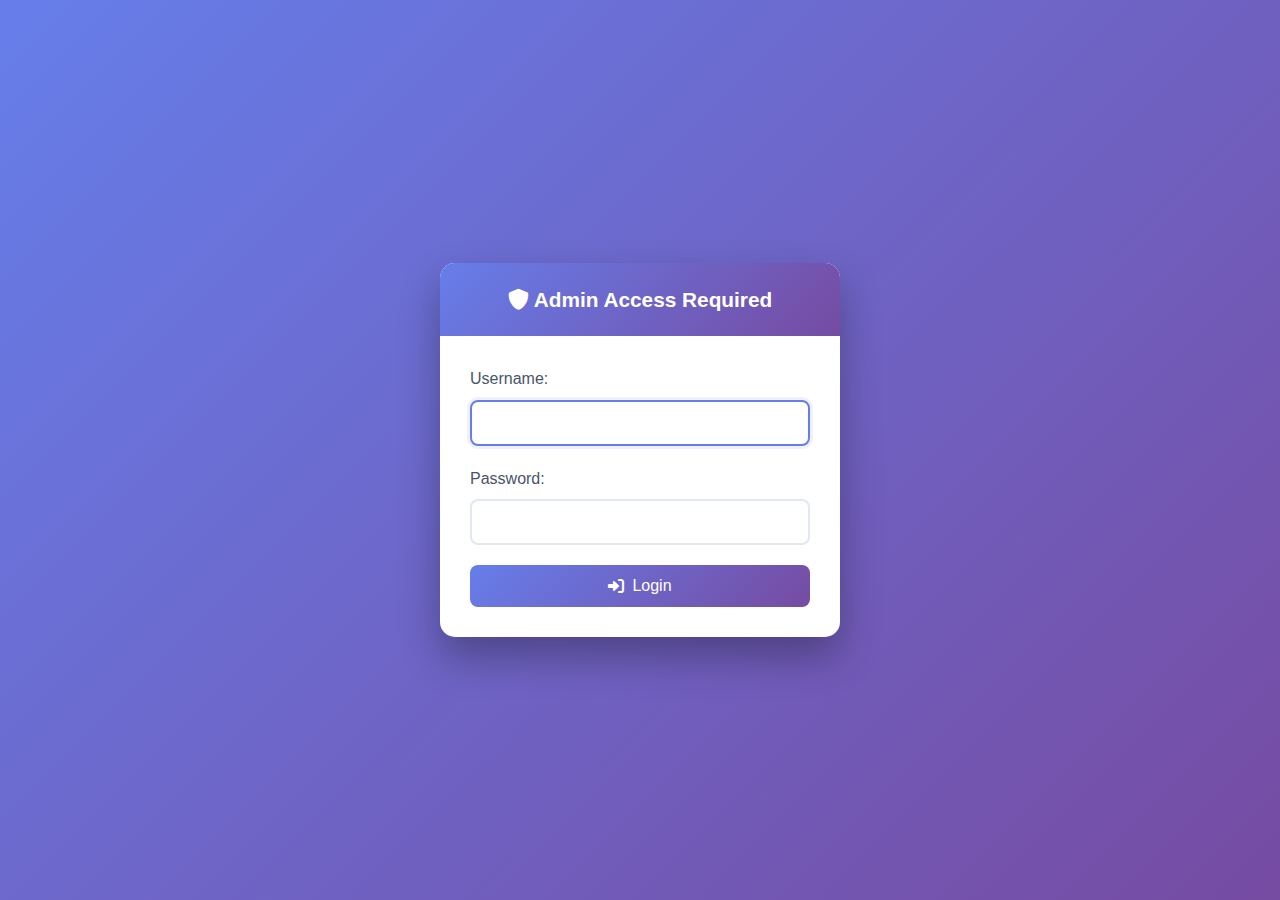
<file: static/admin.html>
<!DOCTYPE html>
<html lang="en">

<head>
    <meta charset="UTF-8">
    <meta name="viewport" content="width=device-width, initial-scale=1.0">
    <title>Admin Portal - Graph-Enhanced Agentic RAG</title>
    <link rel="stylesheet" href="/static/styles.css">
    <link href="https://cdnjs.cloudflare.com/ajax/libs/font-awesome/6.0.0/css/all.min.css" rel="stylesheet">
    <style>
        .admin-nav {
            background: rgba(255, 255, 255, 0.95);
            backdrop-filter: blur(10px);
            border-radius: 15px;
            padding: 20px;
            margin-bottom: 20px;
            display: flex;
            gap: 15px;
            flex-wrap: wrap;
        }

        .nav-btn {
            padding: 10px 20px;
            background: linear-gradient(135deg, #667eea 0%, #764ba2 100%);
            color: white;
            border: none;
            border-radius: 25px;
            cursor: pointer;
            transition: all 0.3s ease;
            display: flex;
            align-items: center;
            gap: 8px;
        }

        .nav-btn:hover {
            transform: translateY(-2px);
            box-shadow: 0 4px 12px rgba(102, 126, 234, 0.3);
        }

        .nav-btn.active {
            background: linear-gradient(135deg, #48bb78 0%, #38a169 100%);
        }

        /* Admin Login Modal */
        .admin-login-overlay {
            position: fixed;
            top: 0;
            left: 0;
            width: 100%;
            height: 100%;
            background: linear-gradient(135deg, #667eea 0%, #764ba2 100%);
            display: flex;
            justify-content: center;
            align-items: center;
            z-index: 9999;
        }

        .admin-login-modal {
            background: white;
            border-radius: 15px;
            padding: 0;
            max-width: 400px;
            width: 90%;
            box-shadow: 0 20px 40px rgba(0, 0, 0, 0.3);
            animation: loginSlideIn 0.3s ease;
        }

        @keyframes loginSlideIn {
            from {
                opacity: 0;
                transform: translateY(-20px);
            }
            to {
                opacity: 1;
                transform: translateY(0);
            }
        }

        .admin-login-header {
            background: linear-gradient(135deg, #667eea 0%, #764ba2 100%);
            color: white;
            padding: 20px;
            border-radius: 15px 15px 0 0;
            text-align: center;
        }

        .admin-login-header h2 {
            margin: 0;
            font-size: 1.3rem;
        }

        .admin-login-body {
            padding: 30px;
        }

        .login-field {
            margin-bottom: 20px;
        }

        .login-field label {
            display: block;
            margin-bottom: 8px;
            color: #4a5568;
            font-weight: 500;
        }

        .login-field input {
            width: 100%;
            padding: 12px 15px;
            border: 2px solid #e2e8f0;
            border-radius: 8px;
            font-size: 1rem;
            transition: border-color 0.3s ease;
        }

        .login-field input:focus {
            outline: none;
            border-color: #667eea;
            box-shadow: 0 0 0 3px rgba(102, 126, 234, 0.1);
        }

        .login-error {
            background: #fff5f5;
            border: 1px solid #fed7d7;
            color: #c53030;
            padding: 12px;
            border-radius: 8px;
            margin-bottom: 20px;
            display: flex;
            align-items: center;
            gap: 8px;
        }

        .login-btn {
            width: 100%;
            padding: 12px;
            background: linear-gradient(135deg, #667eea 0%, #764ba2 100%);
            color: white;
            border: none;
            border-radius: 8px;
            font-size: 1rem;
            font-weight: 500;
            cursor: pointer;
            transition: all 0.3s ease;
            display: flex;
            align-items: center;
            justify-content: center;
            gap: 8px;
        }

        .login-btn:hover {
            transform: translateY(-2px);
            box-shadow: 0 4px 12px rgba(102, 126, 234, 0.3);
        }

        /* Logout Button */
        .logout-btn {
            padding: 10px 20px;
            background: linear-gradient(135deg, #f56565 0%, #e53e3e 100%);
            color: white;
            border: none;
            border-radius: 25px;
            cursor: pointer;
            transition: all 0.3s ease;
            display: flex;
            align-items: center;
            gap: 8px;
            font-size: 0.9rem;
        }

        .logout-btn:hover {
            transform: translateY(-2px);
            box-shadow: 0 4px 12px rgba(245, 101, 101, 0.3);
        }

        .admin-section {
            background: rgba(255, 255, 255, 0.95);
            backdrop-filter: blur(10px);
            border-radius: 15px;
            padding: 30px;
            margin-bottom: 20px;
            box-shadow: 0 8px 32px rgba(0, 0, 0, 0.1);
            display: none;
        }

        .admin-section.active {
            display: block;
        }

        .stats-grid {
            display: grid;
            grid-template-columns: repeat(auto-fit, minmax(200px, 1fr));
            gap: 20px;
            margin-bottom: 30px;
        }

        .stat-card {
            background: #f7fafc;
            padding: 20px;
            border-radius: 10px;
            text-align: center;
            border-left: 4px solid #667eea;
        }

        .stat-value {
            font-size: 2rem;
            font-weight: bold;
            color: #2d3748;
        }

        .stat-label {
            color: #718096;
            font-size: 0.9rem;
            margin-top: 5px;
        }

        .action-buttons {
            display: flex;
            gap: 15px;
            flex-wrap: wrap;
            margin: 20px 0;
        }

        .danger-btn {
            background: linear-gradient(135deg, #f56565 0%, #e53e3e 100%);
            color: white;
            border: none;
            padding: 10px 20px;
            border-radius: 25px;
            cursor: pointer;
            transition: all 0.3s ease;
            display: flex;
            align-items: center;
            gap: 8px;
        }

        .danger-btn:hover {
            transform: translateY(-2px);
            box-shadow: 0 4px 12px rgba(245, 101, 101, 0.3);
        }

        .documents-table {
            width: 100%;
            border-collapse: collapse;
            margin-top: 20px;
        }

        .documents-table th,
        .documents-table td {
            padding: 12px;
            text-align: left;
            border-bottom: 1px solid #e2e8f0;
        }

        .documents-table th {
            background: #f7fafc;
            font-weight: 600;
            color: #4a5568;
        }

        .documents-table tr:hover {
            background: #f7fafc;
        }

        .delete-doc-btn {
            background: #f56565;
            color: white;
            border: none;
            padding: 5px 10px;
            border-radius: 15px;
            cursor: pointer;
            font-size: 0.8rem;
        }

        .delete-doc-btn:hover {
            background: #e53e3e;
        }
    </style>
</head>

<body>
    <!-- Admin Login Modal -->
    <div id="adminLoginModal" class="admin-login-overlay">
        <div class="admin-login-modal">
            <div class="admin-login-header">
                <h2><i class="fas fa-shield-alt"></i> Admin Access Required</h2>
            </div>
            <div class="admin-login-body">
                <form id="adminLoginForm">
                    <div class="login-field">
                        <label for="adminUsername">Username:</label>
                        <input type="text" id="adminUsername" required autocomplete="username">
                    </div>
                    <div class="login-field">
                        <label for="adminPassword">Password:</label>
                        <input type="password" id="adminPassword" required autocomplete="current-password">
                    </div>
                    <div class="login-error" id="loginError" style="display: none;">
                        <i class="fas fa-exclamation-triangle"></i>
                        <span>Invalid username or password</span>
                    </div>
                    <button type="submit" class="login-btn">
                        <i class="fas fa-sign-in-alt"></i> Login
                    </button>
                </form>
            </div>
        </div>
    </div>

    <div class="container" id="adminContent" style="display: none;"></div>
        <!-- Header -->
        <header class="header">
            <div class="header-content">
                <h1><i class="fas fa-cogs"></i> Admin Portal</h1>
                <p>System administration and database management</p>
            </div>
            <div class="header-actions">
                <button onclick="logout()" class="logout-btn" title="Logout">
                    <i class="fas fa-sign-out-alt"></i> Logout
                </button>
                <div class="access-note" id="accessNote" style="display: none;">
                    <i class="fas fa-info-circle"></i>
                    <span>For full functionality, access via: <strong>http://localhost:8000/admin</strong></span>
                </div>
            </div>
            <div class="system-status" id="systemStatus">
                <span class="status-indicator" id="statusIndicator"></span>
                <span id="statusText">Checking system...</span>
            </div>
        </header>

        <!-- Navigation -->
        <nav class="admin-nav">
            <button class="nav-btn active" onclick="showSection('dashboard')">
                <i class="fas fa-database"></i> Database Management
            </button>
            <a href="/static/index.html" class="nav-btn">
                <i class="fas fa-arrow-left"></i> Back to Main
            </a>
        </nav>

        <!-- Dashboard Section -->
        <section id="dashboard" class="admin-section active">
            <h2><i class="fas fa-database"></i> Database Management</h2>

            <!-- Database Selection -->
            <div class="database-selection">
                <div class="db-card" onclick="showDatabase('neo4j')">
                    <div class="db-icon">
                        <i class="fas fa-project-diagram"></i>
                    </div>
                    <div class="db-info">
                        <h3>Neo4j Graph Database</h3>
                        <p>Documents, entities, and relationships</p>
                        <div class="db-stats" id="neo4j-stats">
                            <span>Loading...</span>
                        </div>
                    </div>
                </div>

                <div class="db-card" onclick="showDatabase('pinecone')">
                    <div class="db-icon">
                        <i class="fas fa-vector-square"></i>
                    </div>
                    <div class="db-info">
                        <h3>Pinecone Vector Database</h3>
                        <p>Document embeddings and chunks</p>
                        <div class="db-stats" id="pinecone-stats">
                            <span>Loading...</span>
                        </div>
                    </div>
                </div>
            </div>

            <!-- Database Details -->
            <div id="database-details" class="database-details" style="display: none;">
                <div class="details-header">
                    <h3 id="details-title">Database Details</h3>
                    <button class="nav-btn" onclick="hideDetails()">
                        <i class="fas fa-arrow-left"></i> Back
                    </button>
                </div>

                <div id="details-content">
                    <!-- Content will be loaded here -->
                </div>

                <div class="danger-zone">
                    <h4><i class="fas fa-exclamation-triangle"></i> Danger Zone</h4>
                    <p>Clearing the database will permanently delete all data. This action cannot be undone.</p>
                    <button class="danger-btn" id="clear-database-btn" onclick="confirmClearDatabase()">
                        <i class="fas fa-trash"></i> Clear Database
                    </button>
                </div>
            </div>
        </section>



        <!-- Loading Overlay -->
        <div class="loading-overlay" id="loadingOverlay" style="display: none;">
            <div class="loading-content">
                <div class="spinner"></div>
                <p id="loadingText">Processing...</p>
            </div>
        </div>

        <!-- Error Toast -->
        <div class="error-toast" id="errorToast" style="display: none;">
            <i class="fas fa-exclamation-triangle"></i>
            <span id="errorMessage"></span>
            <button onclick="hideError()" class="close-btn">&times;</button>
        </div>

        <!-- Success Toast -->
        <div class="success-toast" id="successToast" style="display: none;">
            <i class="fas fa-check-circle"></i>
            <span id="successMessage"></span>
            <button onclick="hideSuccess()" class="close-btn">&times;</button>
        </div>
    </div>

    <script src="/static/admin.js"></script>
</body>

</html>
</file>
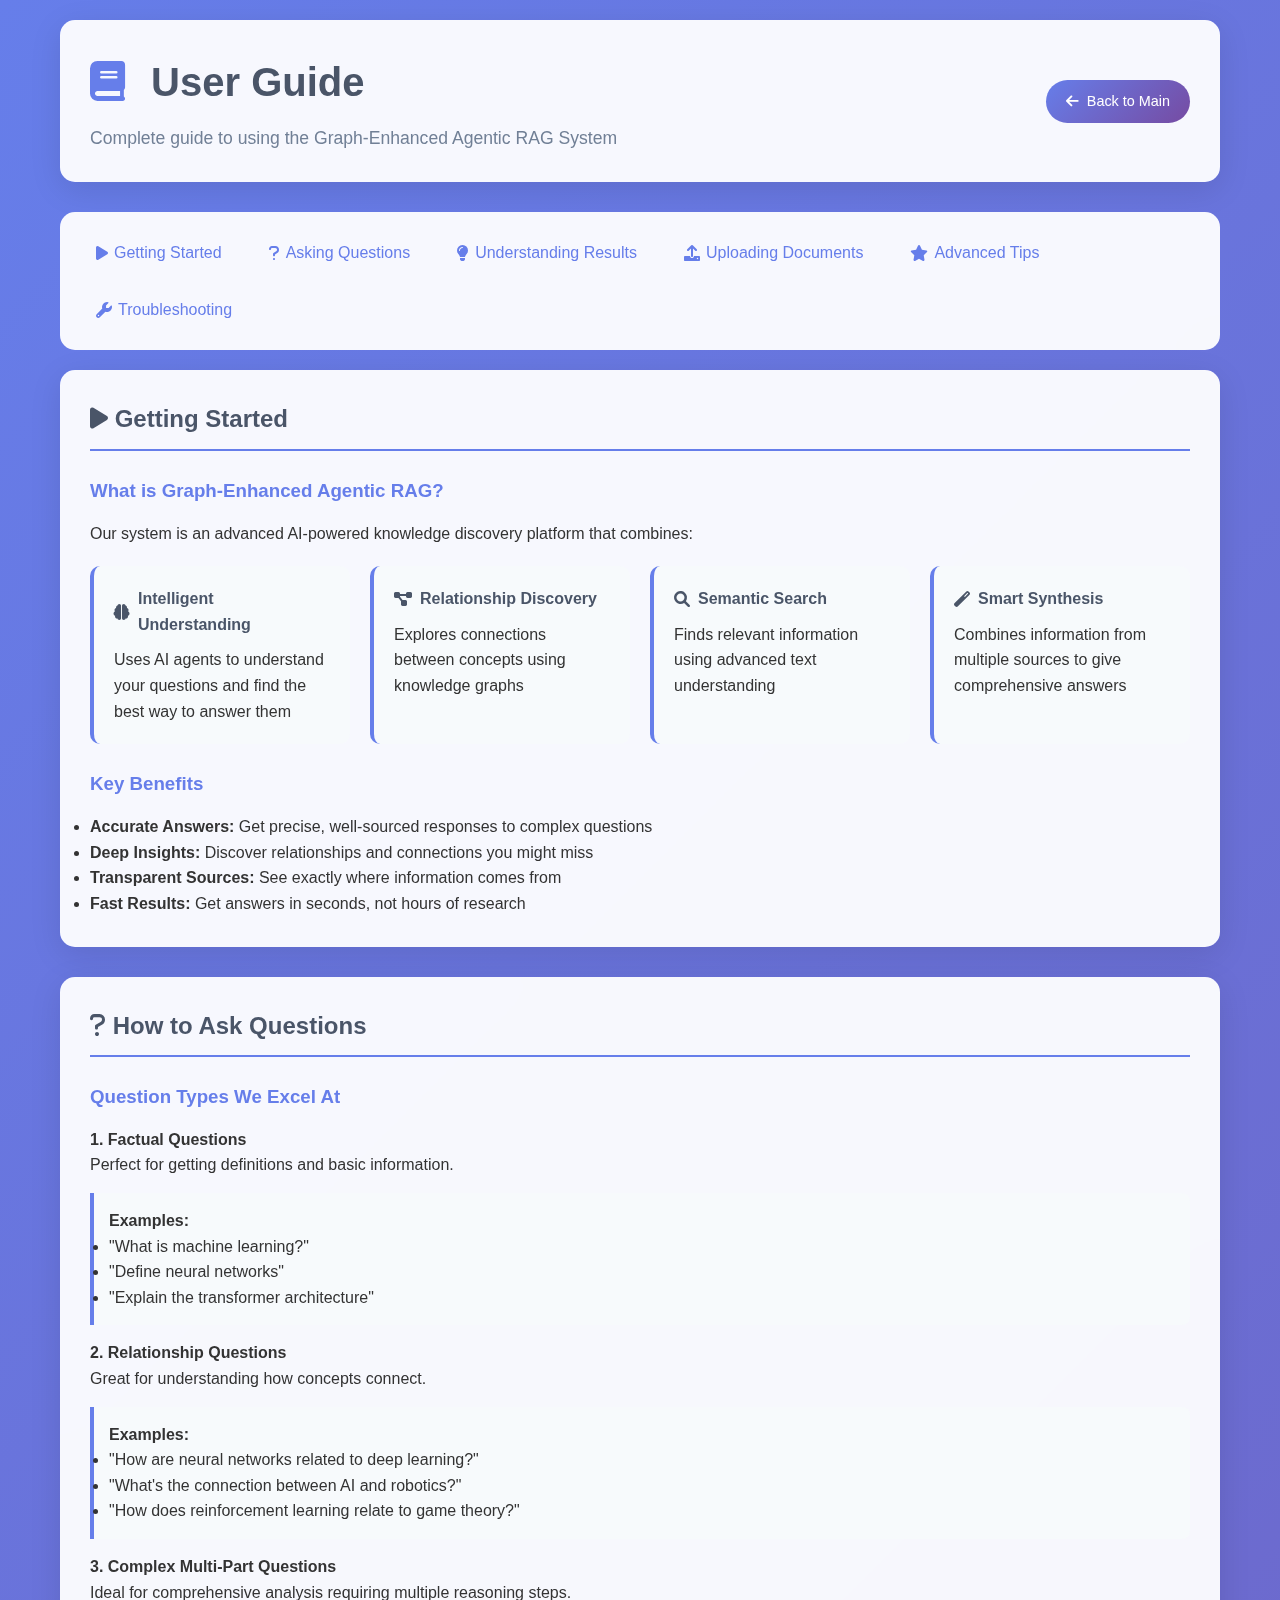
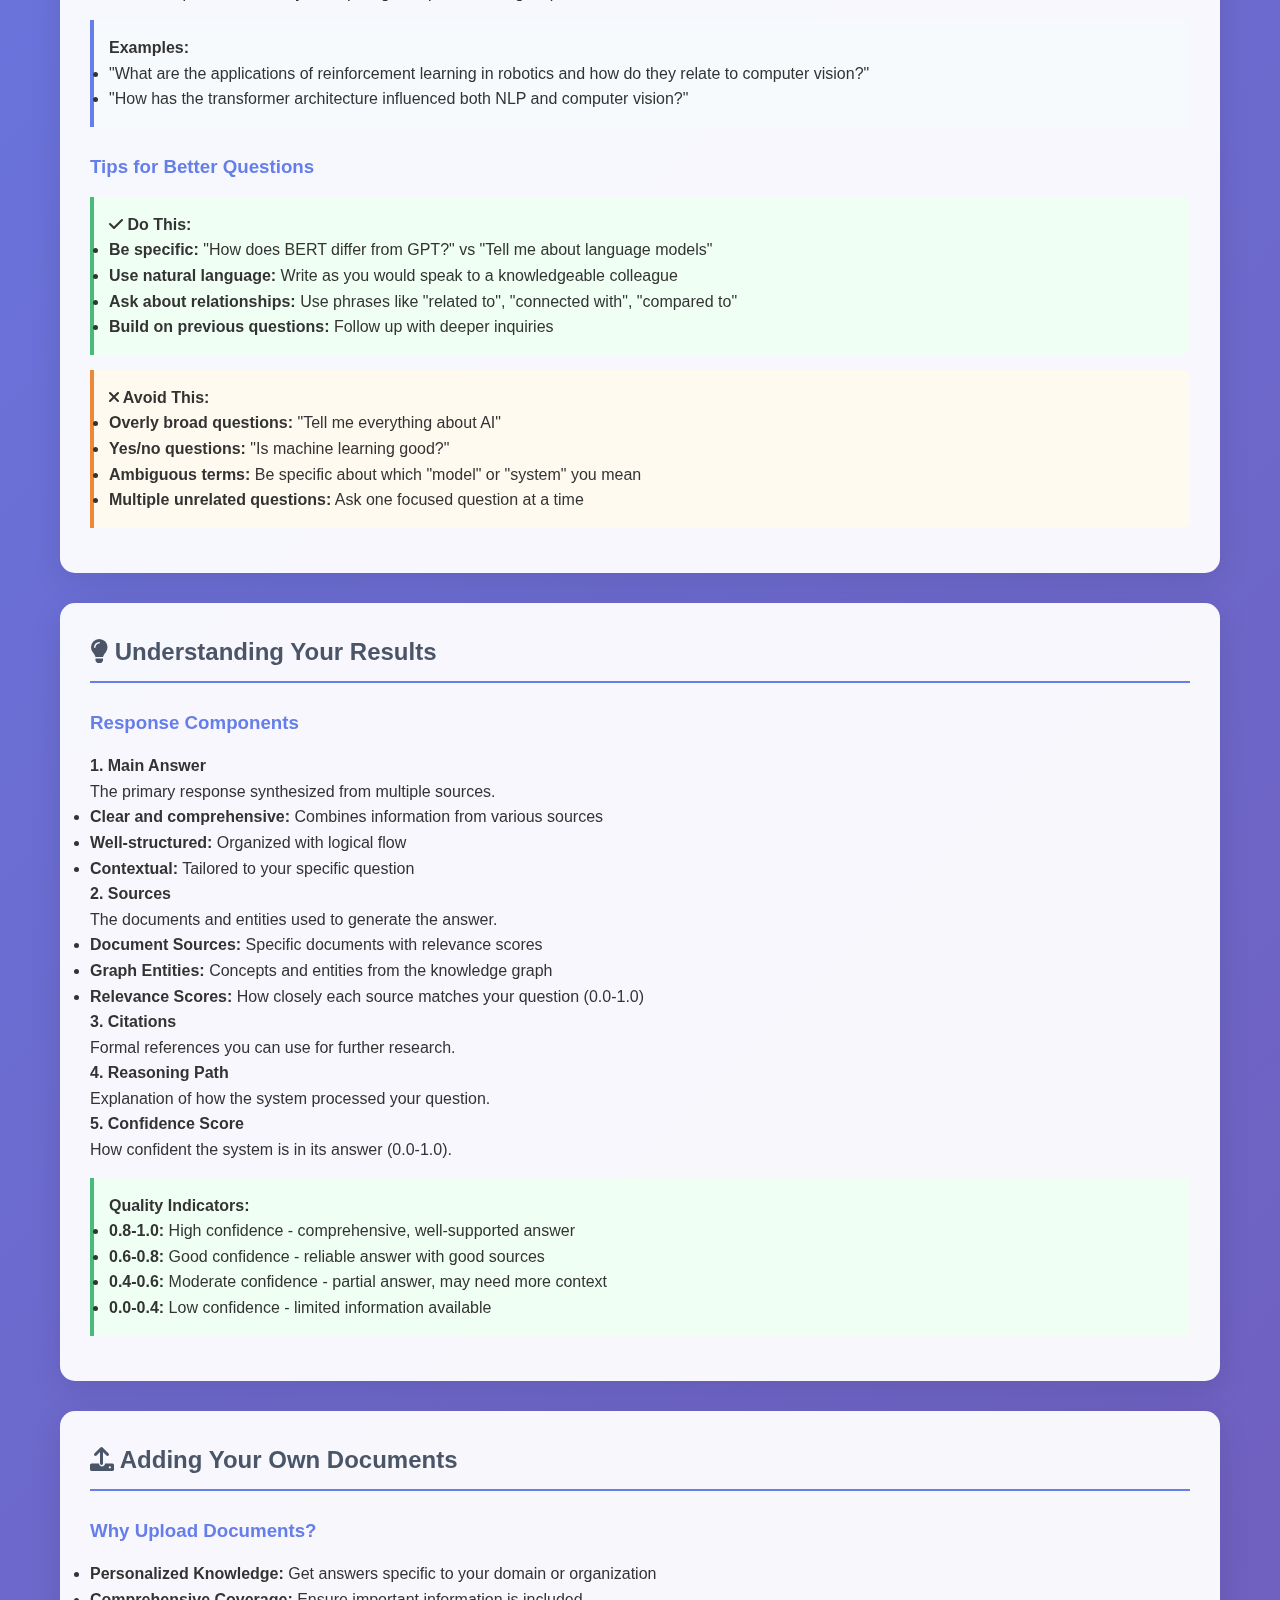
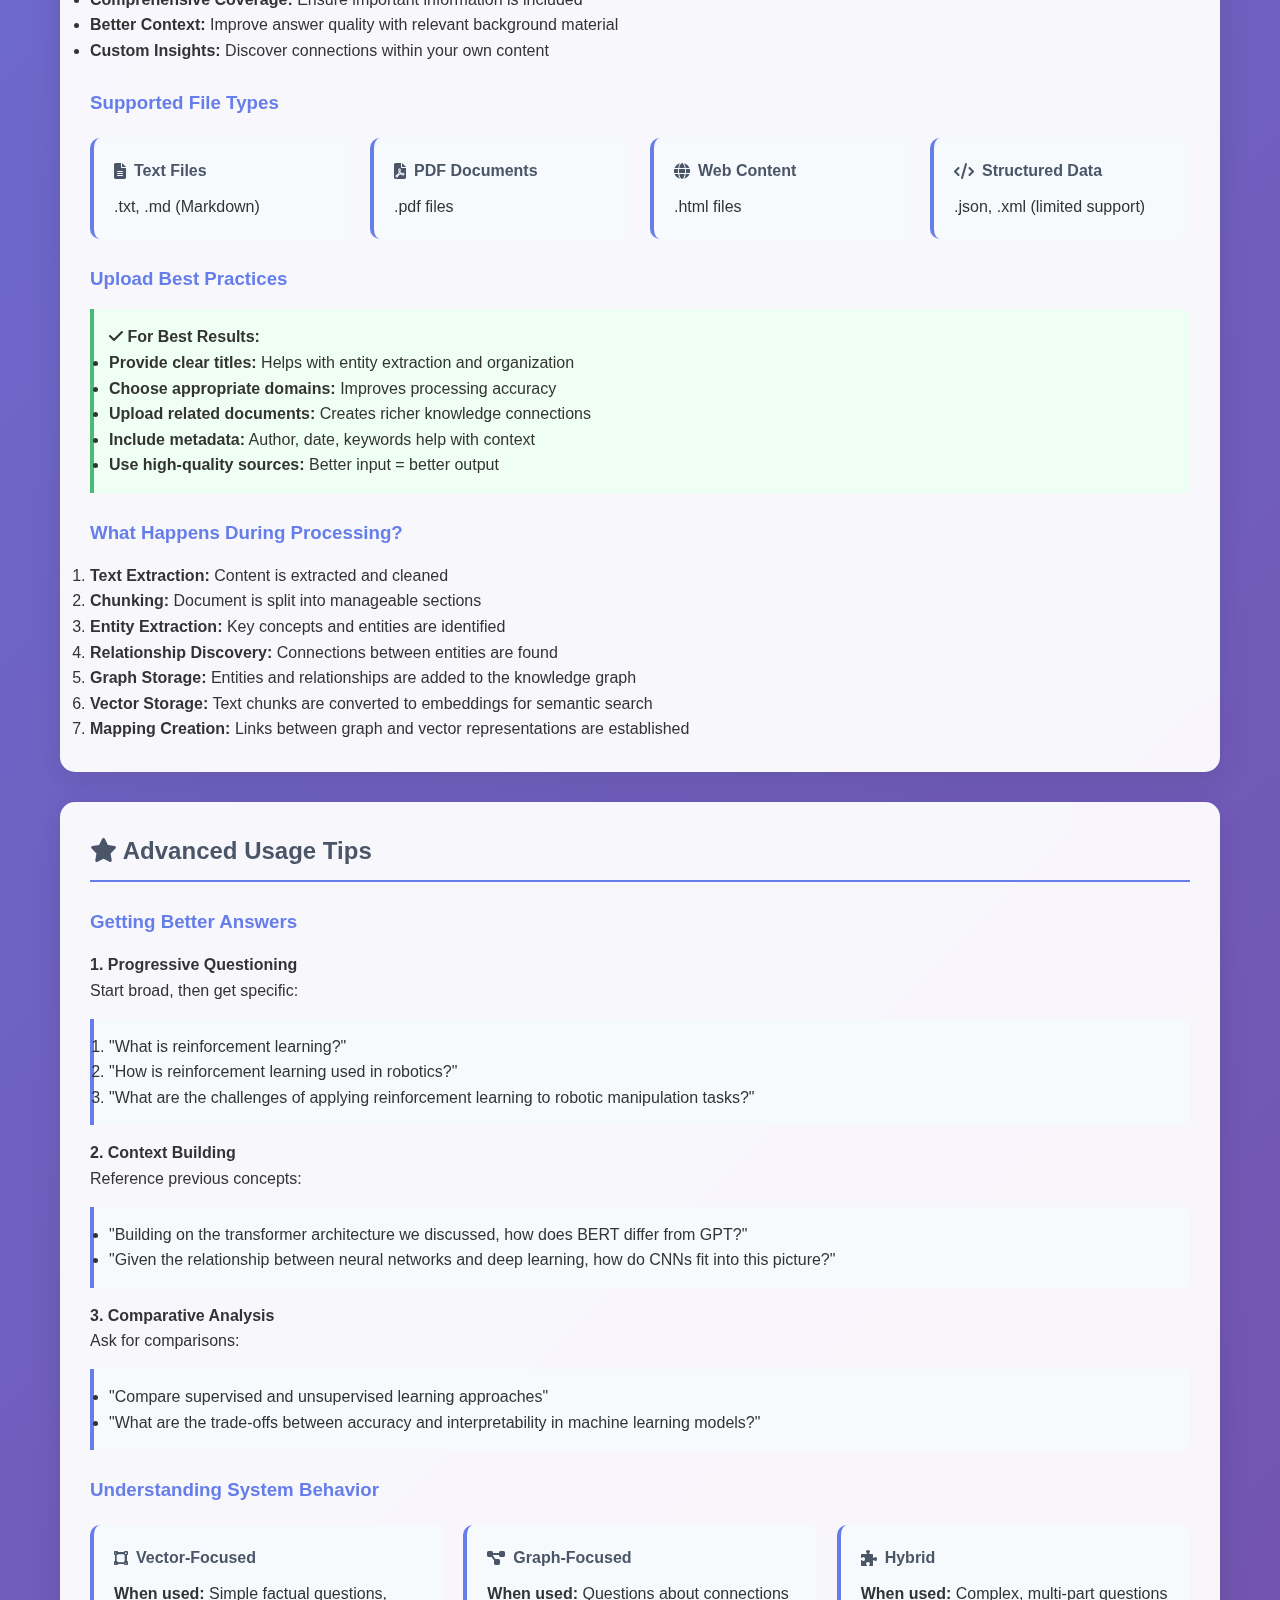
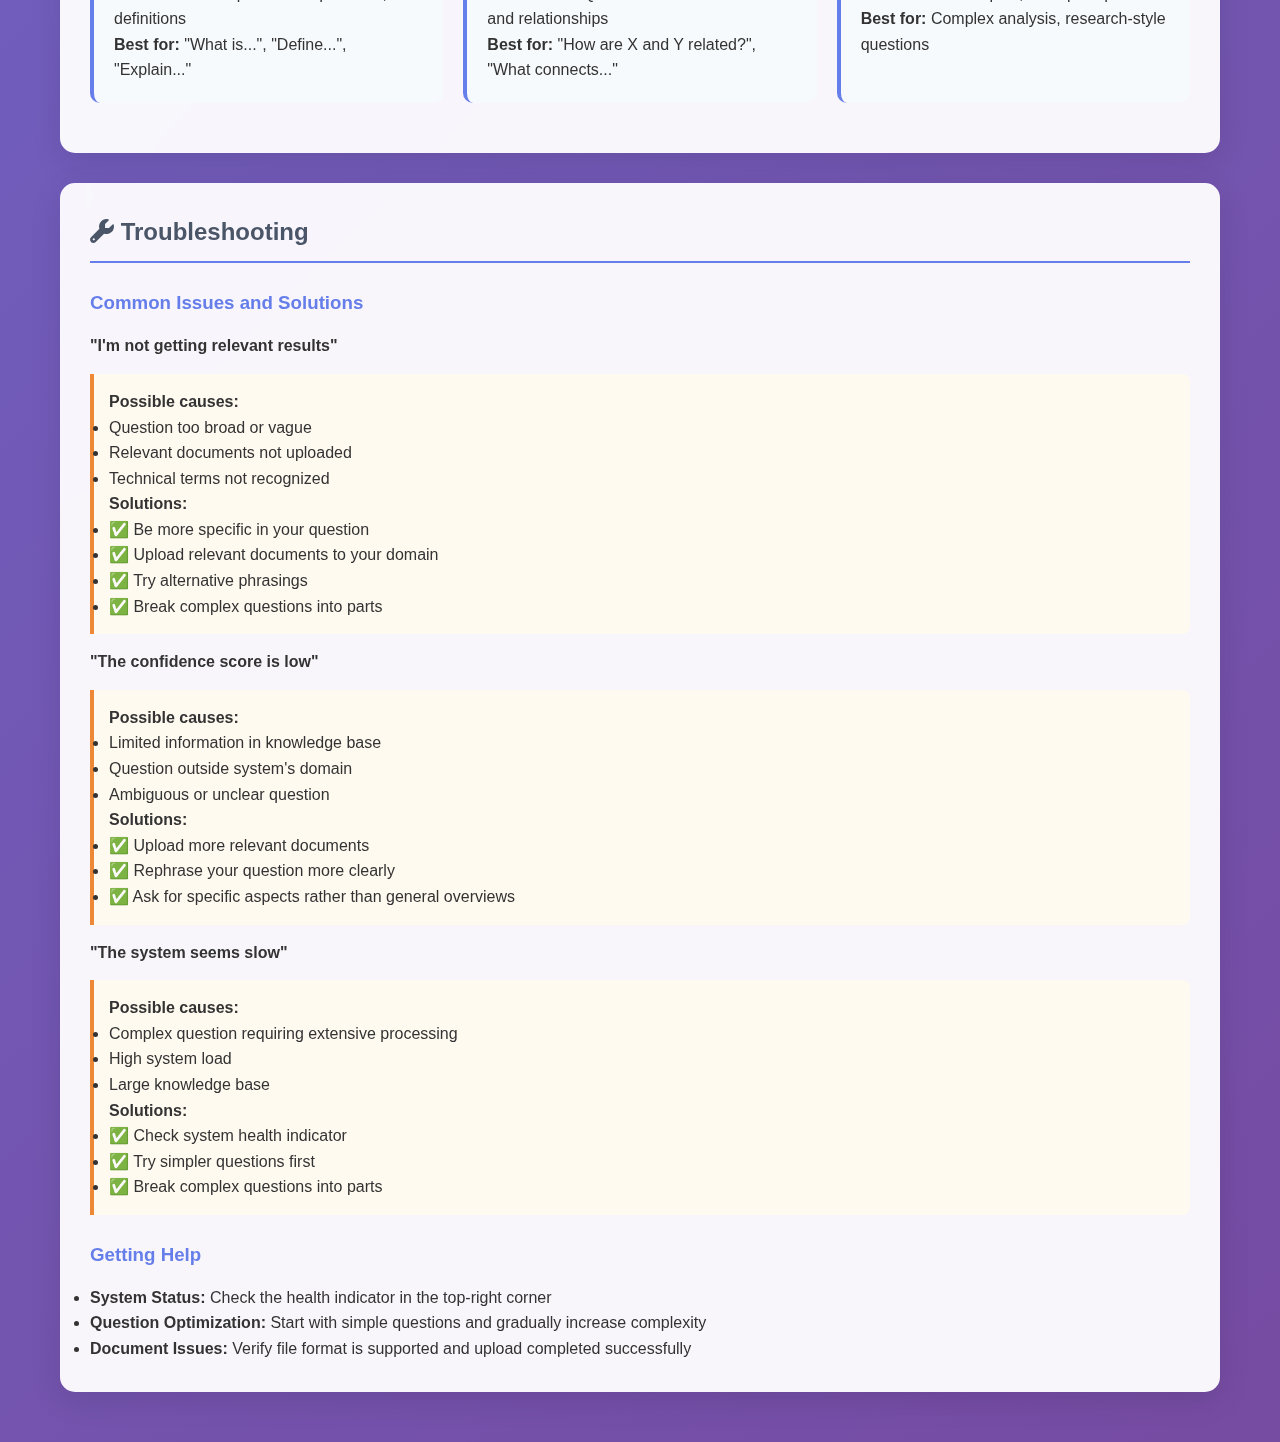
<file: static/guide.html>
<!DOCTYPE html>
<html lang="en">
<head>
    <meta charset="UTF-8">
    <meta name="viewport" content="width=device-width, initial-scale=1.0">
    <title>User Guide - Graph-Enhanced Agentic RAG</title>
    <link rel="stylesheet" href="/static/styles.css">
    <link href="https://cdnjs.cloudflare.com/ajax/libs/font-awesome/6.0.0/css/all.min.css" rel="stylesheet">
    <style>
        .guide-nav {
            background: rgba(255, 255, 255, 0.95);
            backdrop-filter: blur(10px);
            border-radius: 15px;
            padding: 20px;
            margin-bottom: 20px;
            position: sticky;
            top: 20px;
            z-index: 100;
        }
        
        .guide-nav ul {
            list-style: none;
            padding: 0;
            margin: 0;
            display: flex;
            flex-wrap: wrap;
            gap: 15px;
        }
        
        .guide-nav a {
            color: #667eea;
            text-decoration: none;
            padding: 8px 16px;
            border-radius: 20px;
            transition: all 0.3s ease;
            display: flex;
            align-items: center;
            gap: 6px;
        }
        
        .guide-nav a:hover {
            background: rgba(102, 126, 234, 0.1);
            transform: translateY(-1px);
        }
        
        .guide-section {
            background: rgba(255, 255, 255, 0.95);
            backdrop-filter: blur(10px);
            border-radius: 15px;
            padding: 30px;
            margin-bottom: 30px;
            box-shadow: 0 8px 32px rgba(0, 0, 0, 0.1);
        }
        
        .guide-section h2 {
            color: #4a5568;
            border-bottom: 2px solid #667eea;
            padding-bottom: 10px;
            margin-bottom: 20px;
        }
        
        .guide-section h3 {
            color: #667eea;
            margin-top: 25px;
            margin-bottom: 15px;
        }
        
        .example-box {
            background: #f7fafc;
            border-left: 4px solid #667eea;
            padding: 15px;
            margin: 15px 0;
            border-radius: 0 8px 8px 0;
        }
        
        .tip-box {
            background: #f0fff4;
            border-left: 4px solid #48bb78;
            padding: 15px;
            margin: 15px 0;
            border-radius: 0 8px 8px 0;
        }
        
        .warning-box {
            background: #fffaf0;
            border-left: 4px solid #ed8936;
            padding: 15px;
            margin: 15px 0;
            border-radius: 0 8px 8px 0;
        }
        
        .feature-grid {
            display: grid;
            grid-template-columns: repeat(auto-fit, minmax(250px, 1fr));
            gap: 20px;
            margin: 20px 0;
        }
        
        .feature-card {
            background: #f7fafc;
            padding: 20px;
            border-radius: 10px;
            border-left: 4px solid #667eea;
        }
        
        .feature-card h4 {
            color: #4a5568;
            margin-bottom: 10px;
            display: flex;
            align-items: center;
            gap: 8px;
        }
        
        .back-to-top {
            position: fixed;
            bottom: 20px;
            right: 20px;
            background: #667eea;
            color: white;
            border: none;
            width: 50px;
            height: 50px;
            border-radius: 50%;
            cursor: pointer;
            display: none;
            align-items: center;
            justify-content: center;
            box-shadow: 0 4px 12px rgba(102, 126, 234, 0.3);
            transition: all 0.3s ease;
        }
        
        .back-to-top:hover {
            transform: translateY(-2px);
            box-shadow: 0 6px 16px rgba(102, 126, 234, 0.4);
        }
        
        .back-to-top.show {
            display: flex;
        }
    </style>
</head>
<body>
    <div class="container">
        <!-- Header -->
        <header class="header">
            <div class="header-content">
                <h1><i class="fas fa-book"></i> User Guide</h1>
                <p>Complete guide to using the Graph-Enhanced Agentic RAG System</p>
            </div>
            <a href="/static/index.html" class="nav-btn">
                <i class="fas fa-arrow-left"></i> Back to Main
            </a>
        </header>

        <!-- Navigation -->
        <nav class="guide-nav">
            <ul>
                <li><a href="#getting-started"><i class="fas fa-play"></i> Getting Started</a></li>
                <li><a href="#asking-questions"><i class="fas fa-question"></i> Asking Questions</a></li>
                <li><a href="#understanding-results"><i class="fas fa-lightbulb"></i> Understanding Results</a></li>
                <li><a href="#uploading-documents"><i class="fas fa-upload"></i> Uploading Documents</a></li>
                <li><a href="#advanced-tips"><i class="fas fa-star"></i> Advanced Tips</a></li>
                <li><a href="#troubleshooting"><i class="fas fa-wrench"></i> Troubleshooting</a></li>
            </ul>
        </nav>

        <!-- Getting Started -->
        <section id="getting-started" class="guide-section">
            <h2><i class="fas fa-play"></i> Getting Started</h2>
            
            <h3>What is Graph-Enhanced Agentic RAG?</h3>
            <p>Our system is an advanced AI-powered knowledge discovery platform that combines:</p>
            
            <div class="feature-grid">
                <div class="feature-card">
                    <h4><i class="fas fa-brain"></i> Intelligent Understanding</h4>
                    <p>Uses AI agents to understand your questions and find the best way to answer them</p>
                </div>
                <div class="feature-card">
                    <h4><i class="fas fa-project-diagram"></i> Relationship Discovery</h4>
                    <p>Explores connections between concepts using knowledge graphs</p>
                </div>
                <div class="feature-card">
                    <h4><i class="fas fa-search"></i> Semantic Search</h4>
                    <p>Finds relevant information using advanced text understanding</p>
                </div>
                <div class="feature-card">
                    <h4><i class="fas fa-magic"></i> Smart Synthesis</h4>
                    <p>Combines information from multiple sources to give comprehensive answers</p>
                </div>
            </div>

            <h3>Key Benefits</h3>
            <ul>
                <li><strong>Accurate Answers:</strong> Get precise, well-sourced responses to complex questions</li>
                <li><strong>Deep Insights:</strong> Discover relationships and connections you might miss</li>
                <li><strong>Transparent Sources:</strong> See exactly where information comes from</li>
                <li><strong>Fast Results:</strong> Get answers in seconds, not hours of research</li>
            </ul>
        </section>

        <!-- Asking Questions -->
        <section id="asking-questions" class="guide-section">
            <h2><i class="fas fa-question"></i> How to Ask Questions</h2>
            
            <h3>Question Types We Excel At</h3>
            
            <h4>1. Factual Questions</h4>
            <p>Perfect for getting definitions and basic information.</p>
            <div class="example-box">
                <strong>Examples:</strong>
                <ul>
                    <li>"What is machine learning?"</li>
                    <li>"Define neural networks"</li>
                    <li>"Explain the transformer architecture"</li>
                </ul>
            </div>

            <h4>2. Relationship Questions</h4>
            <p>Great for understanding how concepts connect.</p>
            <div class="example-box">
                <strong>Examples:</strong>
                <ul>
                    <li>"How are neural networks related to deep learning?"</li>
                    <li>"What's the connection between AI and robotics?"</li>
                    <li>"How does reinforcement learning relate to game theory?"</li>
                </ul>
            </div>

            <h4>3. Complex Multi-Part Questions</h4>
            <p>Ideal for comprehensive analysis requiring multiple reasoning steps.</p>
            <div class="example-box">
                <strong>Examples:</strong>
                <ul>
                    <li>"What are the applications of reinforcement learning in robotics and how do they relate to computer vision?"</li>
                    <li>"How has the transformer architecture influenced both NLP and computer vision?"</li>
                </ul>
            </div>

            <h3>Tips for Better Questions</h3>
            
            <div class="tip-box">
                <h4><i class="fas fa-check"></i> Do This:</h4>
                <ul>
                    <li><strong>Be specific:</strong> "How does BERT differ from GPT?" vs "Tell me about language models"</li>
                    <li><strong>Use natural language:</strong> Write as you would speak to a knowledgeable colleague</li>
                    <li><strong>Ask about relationships:</strong> Use phrases like "related to", "connected with", "compared to"</li>
                    <li><strong>Build on previous questions:</strong> Follow up with deeper inquiries</li>
                </ul>
            </div>

            <div class="warning-box">
                <h4><i class="fas fa-times"></i> Avoid This:</h4>
                <ul>
                    <li><strong>Overly broad questions:</strong> "Tell me everything about AI"</li>
                    <li><strong>Yes/no questions:</strong> "Is machine learning good?"</li>
                    <li><strong>Ambiguous terms:</strong> Be specific about which "model" or "system" you mean</li>
                    <li><strong>Multiple unrelated questions:</strong> Ask one focused question at a time</li>
                </ul>
            </div>
        </section>

        <!-- Understanding Results -->
        <section id="understanding-results" class="guide-section">
            <h2><i class="fas fa-lightbulb"></i> Understanding Your Results</h2>
            
            <h3>Response Components</h3>
            
            <h4>1. Main Answer</h4>
            <p>The primary response synthesized from multiple sources.</p>
            <ul>
                <li><strong>Clear and comprehensive:</strong> Combines information from various sources</li>
                <li><strong>Well-structured:</strong> Organized with logical flow</li>
                <li><strong>Contextual:</strong> Tailored to your specific question</li>
            </ul>

            <h4>2. Sources</h4>
            <p>The documents and entities used to generate the answer.</p>
            <ul>
                <li><strong>Document Sources:</strong> Specific documents with relevance scores</li>
                <li><strong>Graph Entities:</strong> Concepts and entities from the knowledge graph</li>
                <li><strong>Relevance Scores:</strong> How closely each source matches your question (0.0-1.0)</li>
            </ul>

            <h4>3. Citations</h4>
            <p>Formal references you can use for further research.</p>

            <h4>4. Reasoning Path</h4>
            <p>Explanation of how the system processed your question.</p>

            <h4>5. Confidence Score</h4>
            <p>How confident the system is in its answer (0.0-1.0).</p>
            
            <div class="tip-box">
                <h4>Quality Indicators:</h4>
                <ul>
                    <li><strong>0.8-1.0:</strong> High confidence - comprehensive, well-supported answer</li>
                    <li><strong>0.6-0.8:</strong> Good confidence - reliable answer with good sources</li>
                    <li><strong>0.4-0.6:</strong> Moderate confidence - partial answer, may need more context</li>
                    <li><strong>0.0-0.4:</strong> Low confidence - limited information available</li>
                </ul>
            </div>
        </section>

        <!-- Uploading Documents -->
        <section id="uploading-documents" class="guide-section">
            <h2><i class="fas fa-upload"></i> Adding Your Own Documents</h2>
            
            <h3>Why Upload Documents?</h3>
            <ul>
                <li><strong>Personalized Knowledge:</strong> Get answers specific to your domain or organization</li>
                <li><strong>Comprehensive Coverage:</strong> Ensure important information is included</li>
                <li><strong>Better Context:</strong> Improve answer quality with relevant background material</li>
                <li><strong>Custom Insights:</strong> Discover connections within your own content</li>
            </ul>

            <h3>Supported File Types</h3>
            <div class="feature-grid">
                <div class="feature-card">
                    <h4><i class="fas fa-file-alt"></i> Text Files</h4>
                    <p>.txt, .md (Markdown)</p>
                </div>
                <div class="feature-card">
                    <h4><i class="fas fa-file-pdf"></i> PDF Documents</h4>
                    <p>.pdf files</p>
                </div>
                <div class="feature-card">
                    <h4><i class="fas fa-globe"></i> Web Content</h4>
                    <p>.html files</p>
                </div>
                <div class="feature-card">
                    <h4><i class="fas fa-code"></i> Structured Data</h4>
                    <p>.json, .xml (limited support)</p>
                </div>
            </div>

            <h3>Upload Best Practices</h3>
            
            <div class="tip-box">
                <h4><i class="fas fa-check"></i> For Best Results:</h4>
                <ul>
                    <li><strong>Provide clear titles:</strong> Helps with entity extraction and organization</li>
                    <li><strong>Choose appropriate domains:</strong> Improves processing accuracy</li>
                    <li><strong>Upload related documents:</strong> Creates richer knowledge connections</li>
                    <li><strong>Include metadata:</strong> Author, date, keywords help with context</li>
                    <li><strong>Use high-quality sources:</strong> Better input = better output</li>
                </ul>
            </div>

            <h3>What Happens During Processing?</h3>
            <ol>
                <li><strong>Text Extraction:</strong> Content is extracted and cleaned</li>
                <li><strong>Chunking:</strong> Document is split into manageable sections</li>
                <li><strong>Entity Extraction:</strong> Key concepts and entities are identified</li>
                <li><strong>Relationship Discovery:</strong> Connections between entities are found</li>
                <li><strong>Graph Storage:</strong> Entities and relationships are added to the knowledge graph</li>
                <li><strong>Vector Storage:</strong> Text chunks are converted to embeddings for semantic search</li>
                <li><strong>Mapping Creation:</strong> Links between graph and vector representations are established</li>
            </ol>
        </section>

        <!-- Advanced Tips -->
        <section id="advanced-tips" class="guide-section">
            <h2><i class="fas fa-star"></i> Advanced Usage Tips</h2>
            
            <h3>Getting Better Answers</h3>
            
            <h4>1. Progressive Questioning</h4>
            <p>Start broad, then get specific:</p>
            <div class="example-box">
                <ol>
                    <li>"What is reinforcement learning?"</li>
                    <li>"How is reinforcement learning used in robotics?"</li>
                    <li>"What are the challenges of applying reinforcement learning to robotic manipulation tasks?"</li>
                </ol>
            </div>

            <h4>2. Context Building</h4>
            <p>Reference previous concepts:</p>
            <div class="example-box">
                <ul>
                    <li>"Building on the transformer architecture we discussed, how does BERT differ from GPT?"</li>
                    <li>"Given the relationship between neural networks and deep learning, how do CNNs fit into this picture?"</li>
                </ul>
            </div>

            <h4>3. Comparative Analysis</h4>
            <p>Ask for comparisons:</p>
            <div class="example-box">
                <ul>
                    <li>"Compare supervised and unsupervised learning approaches"</li>
                    <li>"What are the trade-offs between accuracy and interpretability in machine learning models?"</li>
                </ul>
            </div>

            <h3>Understanding System Behavior</h3>
            
            <div class="feature-grid">
                <div class="feature-card">
                    <h4><i class="fas fa-vector-square"></i> Vector-Focused</h4>
                    <p><strong>When used:</strong> Simple factual questions, definitions</p>
                    <p><strong>Best for:</strong> "What is...", "Define...", "Explain..."</p>
                </div>
                <div class="feature-card">
                    <h4><i class="fas fa-project-diagram"></i> Graph-Focused</h4>
                    <p><strong>When used:</strong> Questions about connections and relationships</p>
                    <p><strong>Best for:</strong> "How are X and Y related?", "What connects..."</p>
                </div>
                <div class="feature-card">
                    <h4><i class="fas fa-puzzle-piece"></i> Hybrid</h4>
                    <p><strong>When used:</strong> Complex, multi-part questions</p>
                    <p><strong>Best for:</strong> Complex analysis, research-style questions</p>
                </div>
            </div>
        </section>

        <!-- Troubleshooting -->
        <section id="troubleshooting" class="guide-section">
            <h2><i class="fas fa-wrench"></i> Troubleshooting</h2>
            
            <h3>Common Issues and Solutions</h3>
            
            <h4>"I'm not getting relevant results"</h4>
            <div class="warning-box">
                <strong>Possible causes:</strong>
                <ul>
                    <li>Question too broad or vague</li>
                    <li>Relevant documents not uploaded</li>
                    <li>Technical terms not recognized</li>
                </ul>
                <strong>Solutions:</strong>
                <ul>
                    <li>✅ Be more specific in your question</li>
                    <li>✅ Upload relevant documents to your domain</li>
                    <li>✅ Try alternative phrasings</li>
                    <li>✅ Break complex questions into parts</li>
                </ul>
            </div>

            <h4>"The confidence score is low"</h4>
            <div class="warning-box">
                <strong>Possible causes:</strong>
                <ul>
                    <li>Limited information in knowledge base</li>
                    <li>Question outside system's domain</li>
                    <li>Ambiguous or unclear question</li>
                </ul>
                <strong>Solutions:</strong>
                <ul>
                    <li>✅ Upload more relevant documents</li>
                    <li>✅ Rephrase your question more clearly</li>
                    <li>✅ Ask for specific aspects rather than general overviews</li>
                </ul>
            </div>

            <h4>"The system seems slow"</h4>
            <div class="warning-box">
                <strong>Possible causes:</strong>
                <ul>
                    <li>Complex question requiring extensive processing</li>
                    <li>High system load</li>
                    <li>Large knowledge base</li>
                </ul>
                <strong>Solutions:</strong>
                <ul>
                    <li>✅ Check system health indicator</li>
                    <li>✅ Try simpler questions first</li>
                    <li>✅ Break complex questions into parts</li>
                </ul>
            </div>

            <h3>Getting Help</h3>
            <ul>
                <li><strong>System Status:</strong> Check the health indicator in the top-right corner</li>
                <li><strong>Question Optimization:</strong> Start with simple questions and gradually increase complexity</li>
                <li><strong>Document Issues:</strong> Verify file format is supported and upload completed successfully</li>
            </ul>
        </section>

        <!-- Back to Top Button -->
        <button class="back-to-top" id="backToTop" onclick="scrollToTop()">
            <i class="fas fa-arrow-up"></i>
        </button>
    </div>

    <script>
        // Show/hide sections
        function showSection(sectionId) {
            // Update navigation
            document.querySelectorAll('.nav-btn').forEach(btn => btn.classList.remove('active'));
            event.target.classList.add('active');
            
            // Show section
            document.querySelectorAll('.admin-section').forEach(section => section.classList.remove('active'));
            document.getElementById(sectionId).classList.add('active');
        }

        // Back to top functionality
        window.addEventListener('scroll', function() {
            const backToTop = document.getElementById('backToTop');
            if (window.pageYOffset > 300) {
                backToTop.classList.add('show');
            } else {
                backToTop.classList.remove('show');
            }
        });

        function scrollToTop() {
            window.scrollTo({
                top: 0,
                behavior: 'smooth'
            });
        }

        // Smooth scrolling for navigation links
        document.querySelectorAll('a[href^="#"]').forEach(anchor => {
            anchor.addEventListener('click', function (e) {
                e.preventDefault();
                const target = document.querySelector(this.getAttribute('href'));
                if (target) {
                    target.scrollIntoView({
                        behavior: 'smooth',
                        block: 'start'
                    });
                }
            });
        });
    </script>
</body>
</html>
</file>
<file: static/styles.css>
/* Reset and Base Styles */
* {
    margin: 0;
    padding: 0;
    box-sizing: border-box;
}

body {
    font-family: 'Segoe UI', Tahoma, Geneva, Verdana, sans-serif;
    line-height: 1.6;
    color: #333;
    background: linear-gradient(135deg, #667eea 0%, #764ba2 100%);
    min-height: 100vh;
}

.container {
    max-width: 1200px;
    margin: 0 auto;
    padding: 20px;
}

/* Header Styles */
.header {
    background: rgba(255, 255, 255, 0.95);
    backdrop-filter: blur(10px);
    border-radius: 15px;
    padding: 30px;
    margin-bottom: 30px;
    box-shadow: 0 8px 32px rgba(0, 0, 0, 0.1);
    display: flex;
    justify-content: space-between;
    align-items: center;
    flex-wrap: wrap;
}

.header-content h1 {
    font-size: 2.5rem;
    color: #4a5568;
    margin-bottom: 10px;
}

.header-content h1 i {
    color: #667eea;
    margin-right: 15px;
}

.header-content p {
    font-size: 1.1rem;
    color: #718096;
}

.header-actions {
    display: flex;
    align-items: center;
    gap: 20px;
}

.guide-btn {
    display: flex;
    align-items: center;
    gap: 8px;
    padding: 12px 20px;
    background: linear-gradient(135deg, #667eea 0%, #764ba2 100%);
    color: white;
    text-decoration: none;
    border-radius: 25px;
    font-weight: 500;
    transition: all 0.3s ease;
    box-shadow: 0 4px 15px rgba(102, 126, 234, 0.3);
}

.guide-btn:hover {
    transform: translateY(-2px);
    box-shadow: 0 6px 20px rgba(102, 126, 234, 0.4);
    text-decoration: none;
    color: white;
}

.guide-btn i {
    font-size: 1rem;
}

.system-status {
    display: flex;
    align-items: center;
    gap: 10px;
    padding: 10px 20px;
    background: rgba(255, 255, 255, 0.8);
    border-radius: 25px;
    border: 1px solid rgba(0, 0, 0, 0.1);
}

.status-indicator {
    width: 12px;
    height: 12px;
    border-radius: 50%;
    background: #ffd700;
    animation: pulse 2s infinite;
}

.status-indicator.healthy {
    background: #48bb78;
    animation: none;
}

.status-indicator.unhealthy {
    background: #f56565;
    animation: none;
}

.status-indicator.warning {
    background: #ed8936;
    animation: pulse 1.5s infinite;
}

.status-indicator.error {
    background: #e53e3e;
    animation: pulse 2s infinite;
}

@keyframes pulse {

    0%,
    100% {
        opacity: 1;
    }

    50% {
        opacity: 0.5;
    }
}

/* Main Content */
.main-content {
    display: grid;
    gap: 30px;
}

/* Query Section */
.query-section,
.upload-section {
    background: rgba(255, 255, 255, 0.95);
    backdrop-filter: blur(10px);
    border-radius: 15px;
    padding: 30px;
    box-shadow: 0 8px 32px rgba(0, 0, 0, 0.1);
}

.query-section h2,
.upload-section h2 {
    font-size: 1.8rem;
    color: #4a5568;
}

/* Upload Tabs */
.upload-tabs {
    display: flex;
    gap: 10px;
    margin: 20px 0;
    border-bottom: 2px solid #e2e8f0;
}

.tab-btn {
    padding: 12px 24px;
    background: none;
    border: none;
    border-bottom: 3px solid transparent;
    color: #718096;
    font-size: 1rem;
    cursor: pointer;
    transition: all 0.3s ease;
    display: flex;
    align-items: center;
    gap: 8px;
}

.tab-btn:hover {
    color: #4a5568;
    background: rgba(102, 126, 234, 0.1);
}

.tab-btn.active {
    color: #667eea;
    border-bottom-color: #667eea;
    background: rgba(102, 126, 234, 0.1);
}

.tab-btn i {
    font-size: 1.1rem;
}

/* Quick Actions */
.quick-actions {
    display: flex;
    gap: 10px;
    margin-top: 10px;
    flex-wrap: wrap;
}

.quick-btn {
    padding: 8px 16px;
    background: linear-gradient(135deg, #667eea 0%, #764ba2 100%);
    color: white;
    border: none;
    border-radius: 20px;
    font-size: 0.9rem;
    cursor: pointer;
    transition: all 0.3s ease;
    display: flex;
    align-items: center;
    gap: 6px;
}

.quick-btn:hover {
    transform: translateY(-2px);
    box-shadow: 0 4px 12px rgba(102, 126, 234, 0.3);
}

.quick-btn i {
    font-size: 0.9rem;
    /* } */
    margin-bottom: 20px;
    display: flex;
    align-items: center;
    gap: 10px;
}

.query-section h2 i,
.upload-section h2 i {
    color: #667eea;
}

.query-form {
    width: 100%;
}

.input-group {
    display: flex;
    flex-direction: column;
    gap: 15px;
}

#queryInput {
    width: 100%;
    padding: 15px;
    border: 2px solid #e2e8f0;
    border-radius: 10px;
    font-size: 1rem;
    resize: vertical;
    min-height: 80px;
    transition: border-color 0.3s ease;
}

#queryInput:focus {
    outline: none;
    border-color: #667eea;
    box-shadow: 0 0 0 3px rgba(102, 126, 234, 0.1);
}

.input-controls {
    display: flex;
    justify-content: space-between;
    align-items: flex-end;
    flex-wrap: wrap;
    gap: 15px;
}

.query-options {
    display: flex;
    gap: 20px;
    flex-wrap: wrap;
    align-items: center;
}

.query-options label {
    display: flex;
    align-items: center;
    gap: 5px;
    font-size: 0.9rem;
    color: #4a5568;
}

.query-options select {
    padding: 5px 10px;
    border: 1px solid #e2e8f0;
    border-radius: 5px;
    font-size: 0.9rem;
}

.submit-btn,
.upload-btn {
    background: linear-gradient(135deg, #667eea 0%, #764ba2 100%);
    color: white;
    border: none;
    padding: 12px 25px;
    border-radius: 25px;
    font-size: 1rem;
    cursor: pointer;
    transition: transform 0.2s ease, box-shadow 0.2s ease;
    display: flex;
    align-items: center;
    gap: 8px;
}

.submit-btn:hover,
.upload-btn:hover {
    transform: translateY(-2px);
    box-shadow: 0 5px 15px rgba(102, 126, 234, 0.4);
}

.submit-btn:disabled,
.upload-btn:disabled {
    opacity: 0.6;
    cursor: not-allowed;
    transform: none;
}

/* Results Section */
.results-section {
    background: rgba(255, 255, 255, 0.95);
    backdrop-filter: blur(10px);
    border-radius: 15px;
    padding: 30px;
    box-shadow: 0 8px 32px rgba(0, 0, 0, 0.1);
    animation: slideIn 0.5s ease;
}

@keyframes slideIn {
    from {
        opacity: 0;
        transform: translateY(20px);
    }

    to {
        opacity: 1;
        transform: translateY(0);
    }
}

.results-section h2 {
    font-size: 1.8rem;
    color: #4a5568;
    margin-bottom: 20px;
    display: flex;
    align-items: center;
    gap: 10px;
}

.results-section h2 i {
    color: #48bb78;
}

.query-info {
    background: #f7fafc;
    border-left: 4px solid #667eea;
    padding: 15px;
    margin-bottom: 20px;
    border-radius: 0 8px 8px 0;
}

.response-content {
    background: #ffffff;
    border: 1px solid #e2e8f0;
    border-radius: 10px;
    padding: 20px;
    margin-bottom: 20px;
    line-height: 1.8;
    font-size: 1.05rem;
}

.sources-section,
.reasoning-section,
.metadata-section {
    margin-top: 20px;
}

.section-title {
    font-size: 1.2rem;
    color: #4a5568;
    margin-bottom: 10px;
    display: flex;
    align-items: center;
    gap: 8px;
}

.sources-grid {
    display: grid;
    grid-template-columns: repeat(auto-fit, minmax(300px, 1fr));
    gap: 15px;
    margin-top: 15px;
}

.source-card {
    background: #f7fafc;
    border: 1px solid #e2e8f0;
    border-radius: 8px;
    padding: 15px;
    transition: transform 0.2s ease;
}

.source-card:hover {
    transform: translateY(-2px);
    box-shadow: 0 4px 12px rgba(0, 0, 0, 0.1);
}

.source-title {
    font-weight: 600;
    color: #2d3748;
    margin-bottom: 8px;
}

.source-type {
    display: inline-block;
    background: #667eea;
    color: white;
    padding: 2px 8px;
    border-radius: 12px;
    font-size: 0.8rem;
    margin-bottom: 8px;
}

.relevance-score {
    float: right;
    background: #48bb78;
    color: white;
    padding: 2px 8px;
    border-radius: 12px;
    font-size: 0.8rem;
}

.citations-list {
    background: #f7fafc;
    border-radius: 8px;
    padding: 15px;
    margin-top: 10px;
}

.citation-item {
    padding: 8px 0;
    border-bottom: 1px solid #e2e8f0;
}

.citation-item:last-child {
    border-bottom: none;
}

.reasoning-path {
    background: #fff5f5;
    border: 1px solid #fed7d7;
    border-radius: 8px;
    padding: 15px;
    margin-top: 10px;
    font-family: 'Courier New', monospace;
    font-size: 0.9rem;
    line-height: 1.6;
}

.metadata-grid {
    display: grid;
    grid-template-columns: repeat(auto-fit, minmax(200px, 1fr));
    gap: 15px;
    margin-top: 10px;
}

.metadata-item {
    background: #f7fafc;
    padding: 10px 15px;
    border-radius: 8px;
    text-align: center;
}

.metadata-label {
    font-size: 0.8rem;
    color: #718096;
    text-transform: uppercase;
    letter-spacing: 0.5px;
}

.metadata-value {
    font-size: 1.1rem;
    font-weight: 600;
    color: #2d3748;
    margin-top: 5px;
}

/* Upload Section */
.upload-area {
    border: 2px dashed #cbd5e0;
    border-radius: 10px;
    padding: 40px;
    text-align: center;
    cursor: pointer;
    transition: all 0.3s ease;
    background: #f7fafc;
}

.upload-area:hover {
    border-color: #667eea;
    background: #edf2f7;
}

.upload-area.dragover {
    border-color: #667eea;
    background: #e6fffa;
}

.upload-area i {
    font-size: 3rem;
    color: #cbd5e0;
    margin-bottom: 15px;
}

.upload-area p {
    color: #718096;
    font-size: 1.1rem;
}

.upload-details {
    margin-top: 20px;
    padding: 20px;
    background: #f7fafc;
    border-radius: 10px;
}

.form-group {
    margin-bottom: 15px;
}

.form-group label {
    display: block;
    margin-bottom: 5px;
    font-weight: 500;
    color: #4a5568;
}

.form-group input,
.form-group select {
    width: 100%;
    padding: 10px;
    border: 1px solid #e2e8f0;
    border-radius: 5px;
    font-size: 1rem;
}

/* Loading Overlay */
.loading-overlay {
    position: fixed;
    top: 0;
    left: 0;
    width: 100%;
    height: 100%;
    background: rgba(0, 0, 0, 0.7);
    display: flex;
    justify-content: center;
    align-items: center;
    z-index: 1000;
}

.loading-content {
    background: white;
    padding: 40px;
    border-radius: 15px;
    text-align: center;
    box-shadow: 0 10px 30px rgba(0, 0, 0, 0.3);
}

.spinner {
    width: 50px;
    height: 50px;
    border: 4px solid #f3f3f3;
    border-top: 4px solid #667eea;
    border-radius: 50%;
    animation: spin 1s linear infinite;
    margin: 0 auto 20px;
}

@keyframes spin {
    0% {
        transform: rotate(0deg);
    }

    100% {
        transform: rotate(360deg);
    }
}

/* Toast Messages */
.error-toast,
.success-toast {
    position: fixed;
    top: 20px;
    right: 20px;
    padding: 15px 20px;
    border-radius: 8px;
    color: white;
    display: flex;
    align-items: center;
    gap: 10px;
    z-index: 1001;
    animation: slideInRight 0.3s ease;
    max-width: 400px;
}

.error-toast {
    background: #f56565;
}

.success-toast {
    background: #48bb78;
}

@keyframes slideInRight {
    from {
        transform: translateX(100%);
        opacity: 0;
    }

    to {
        transform: translateX(0);
        opacity: 1;
    }
}

.close-btn {
    background: none;
    border: none;
    color: white;
    font-size: 1.2rem;
    cursor: pointer;
    margin-left: auto;
}

/* Agent Activity Visualization */
.agents-section,
.graph-traversal-section,
.vector-search-section,
.integration-section {
    margin-top: 20px;
}

.agents-timeline {
    display: flex;
    flex-direction: column;
    gap: 15px;
    margin-top: 15px;
}

.agent-activity-item {
    display: flex;
    align-items: center;
    gap: 15px;
    padding: 15px;
    background: #f7fafc;
    border-radius: 10px;
    border-left: 4px solid #cbd5e0;
    transition: all 0.3s ease;
}

.agent-activity-item.completed {
    border-left-color: #48bb78;
    background: #f0fff4;
}

.agent-activity-item.active {
    border-left-color: #ed8936;
    background: #fffaf0;
}

.agent-icon {
    width: 40px;
    height: 40px;
    border-radius: 50%;
    background: #667eea;
    color: white;
    display: flex;
    align-items: center;
    justify-content: center;
    font-size: 1.2rem;
}

.agent-details {
    flex: 1;
}

.agent-name {
    font-weight: 600;
    color: #2d3748;
    margin-bottom: 5px;
}

.agent-description {
    color: #718096;
    font-size: 0.9rem;
    margin-bottom: 5px;
}

.agent-timing {
    display: flex;
    align-items: center;
    gap: 10px;
    font-size: 0.8rem;
    color: #a0aec0;
}

.status-badge {
    padding: 2px 8px;
    border-radius: 12px;
    font-size: 0.7rem;
    font-weight: 600;
}

.status-badge.completed {
    background: #48bb78;
    color: white;
}

.status-badge.active {
    background: #ed8936;
    color: white;
}

/* Graph Traversal Visualization */
.graph-visualization {
    background: #f7fafc;
    border-radius: 10px;
    padding: 20px;
    margin-top: 15px;
}

.traversal-path {
    display: flex;
    align-items: center;
    gap: 10px;
    flex-wrap: wrap;
    margin-bottom: 20px;
}

.traversal-step {
    display: flex;
    align-items: center;
    gap: 10px;
    background: white;
    padding: 10px 15px;
    border-radius: 8px;
    border: 2px solid #e2e8f0;
    min-width: 150px;
}

.step-number {
    width: 25px;
    height: 25px;
    border-radius: 50%;
    background: #667eea;
    color: white;
    display: flex;
    align-items: center;
    justify-content: center;
    font-size: 0.8rem;
    font-weight: 600;
}

.step-content {
    flex: 1;
}

.entity-name {
    font-weight: 600;
    color: #2d3748;
    font-size: 0.9rem;
}

.relationship-type {
    color: #667eea;
    font-size: 0.8rem;
    font-style: italic;
}

.entity-properties {
    color: #718096;
    font-size: 0.7rem;
}

.step-arrow {
    color: #667eea;
    font-size: 1.2rem;
    font-weight: bold;
}

.traversal-stats {
    display: flex;
    gap: 20px;
    padding-top: 15px;
    border-top: 1px solid #e2e8f0;
}

.stat-item {
    display: flex;
    flex-direction: column;
    gap: 5px;
}

.stat-label {
    font-size: 0.8rem;
    color: #718096;
    text-transform: uppercase;
    letter-spacing: 0.5px;
}

.stat-value {
    font-size: 1.1rem;
    font-weight: 600;
    color: #2d3748;
}

/* Vector Search Visualization */
.vector-analysis {
    background: #f7fafc;
    border-radius: 10px;
    padding: 20px;
    margin-top: 15px;
}

.similarity-scores h4,
.embedding-info h4 {
    color: #4a5568;
    margin-bottom: 15px;
    font-size: 1rem;
}

.scores-list {
    display: flex;
    flex-direction: column;
    gap: 10px;
    margin-bottom: 20px;
}

.score-item {
    background: white;
    padding: 10px;
    border-radius: 8px;
    border: 1px solid #e2e8f0;
}

.score-bar-container {
    width: 100%;
    height: 8px;
    background: #e2e8f0;
    border-radius: 4px;
    margin-bottom: 8px;
    overflow: hidden;
}

.score-bar {
    height: 100%;
    border-radius: 4px;
    transition: width 0.3s ease;
}

.score-bar.high {
    background: #48bb78;
}

.score-bar.medium {
    background: #ed8936;
}

.score-bar.low {
    background: #f56565;
}

.score-details {
    display: flex;
    justify-content: space-between;
    align-items: center;
}

.source-title {
    font-weight: 500;
    color: #2d3748;
    font-size: 0.9rem;
}

.score-value {
    font-weight: 600;
    color: #4a5568;
    font-size: 0.9rem;
}

.embedding-stats {
    display: grid;
    grid-template-columns: repeat(auto-fit, minmax(200px, 1fr));
    gap: 15px;
}

/* Integration Explanation */
.integration-explanation {
    background: #f7fafc;
    border-radius: 10px;
    padding: 20px;
    margin-top: 15px;
}

.integration-flow {
    display: flex;
    align-items: center;
    gap: 15px;
    margin-bottom: 25px;
    flex-wrap: wrap;
    justify-content: center;
}

.flow-step {
    display: flex;
    flex-direction: column;
    align-items: center;
    gap: 10px;
    background: white;
    padding: 15px;
    border-radius: 10px;
    border: 2px solid #e2e8f0;
    min-width: 180px;
    text-align: center;
}

.step-icon {
    width: 50px;
    height: 50px;
    border-radius: 50%;
    display: flex;
    align-items: center;
    justify-content: center;
    font-size: 1.5rem;
    color: white;
}

.step-icon.graph-icon {
    background: #667eea;
}

.step-icon.vector-icon {
    background: #48bb78;
}

.step-icon.synthesis-icon {
    background: #ed8936;
}

.flow-step h4 {
    margin: 0;
    color: #2d3748;
    font-size: 1rem;
}

.flow-step p {
    margin: 0;
    color: #718096;
    font-size: 0.8rem;
    line-height: 1.4;
}

.weight-indicator,
.confidence-indicator {
    background: #667eea;
    color: white;
    padding: 4px 8px;
    border-radius: 12px;
    font-size: 0.7rem;
    font-weight: 600;
}

.flow-connector {
    font-size: 1.5rem;
    font-weight: bold;
    color: #667eea;
    background: white;
    width: 40px;
    height: 40px;
    border-radius: 50%;
    display: flex;
    align-items: center;
    justify-content: center;
    border: 2px solid #667eea;
}

.integration-details h4 {
    color: #4a5568;
    margin-bottom: 10px;
}

.process-steps {
    list-style: none;
    padding: 0;
}

.process-steps li {
    padding: 8px 0;
    border-bottom: 1px solid #e2e8f0;
    color: #4a5568;
    font-size: 0.9rem;
}

.process-steps li:last-child {
    border-bottom: none;
}

.process-steps strong {
    color: #2d3748;
}

/* Enhanced Query Info */
.query-meta {
    display: flex;
    gap: 15px;
    flex-wrap: wrap;
    margin-top: 10px;
}

.query-meta span {
    background: #e2e8f0;
    padding: 4px 12px;
    border-radius: 15px;
    font-size: 0.8rem;
    color: #4a5568;
}

.confidence-score {
    background: #48bb78 !important;
    color: white !important;
}

/* Responsive Design */
@media (max-width: 768px) {
    .container {
        padding: 10px;
    }

    .header {
        flex-direction: column;
        text-align: center;
        gap: 20px;
    }

    .header-content h1 {
        font-size: 2rem;
    }

    .input-controls {
        flex-direction: column;
        align-items: stretch;
    }

    .query-options {
        justify-content: center;
    }

    .sources-grid {
        grid-template-columns: 1fr;
    }

    .metadata-grid {
        grid-template-columns: 1fr;
    }

    .traversal-path {
        flex-direction: column;
        align-items: stretch;
    }

    .traversal-step {
        min-width: auto;
    }

    .step-arrow {
        transform: rotate(90deg);
        align-self: center;
    }

    .integration-flow {
        flex-direction: column;
    }

    .flow-connector {
        transform: rotate(90deg);
    }

    .embedding-stats {
        grid-template-columns: 1fr;
    }
}

@media (max-width: 480px) {
    .header-content h1 {
        font-size: 1.5rem;
    }

    .query-section,
    .upload-section,
    .results-section {
        padding: 20px;
    }

    .upload-area {
        padding: 20px;
    }

    .upload-area i {
        font-size: 2rem;
    }
}

/*
 ============================================================================
   ADMIN PORTAL STYLES
   ============================================================================ */

/* Admin Navigation */
.admin-nav {
    background: rgba(255, 255, 255, 0.95);
    backdrop-filter: blur(10px);
    border-radius: 15px;
    padding: 20px;
    margin-bottom: 20px;
    display: flex;
    gap: 15px;
    flex-wrap: wrap;
    box-shadow: 0 8px 32px rgba(0, 0, 0, 0.1);
}

.nav-btn {
    padding: 10px 20px;
    background: linear-gradient(135deg, #667eea 0%, #764ba2 100%);
    color: white;
    border: none;
    border-radius: 25px;
    cursor: pointer;
    transition: all 0.3s ease;
    display: flex;
    align-items: center;
    gap: 8px;
    text-decoration: none;
    font-size: 0.9rem;
}

.nav-btn:hover {
    transform: translateY(-2px);
    box-shadow: 0 4px 12px rgba(102, 126, 234, 0.3);
}

.nav-btn.active {
    background: linear-gradient(135deg, #48bb78 0%, #38a169 100%);
}

/* Admin Sections */
.admin-section {
    background: rgba(255, 255, 255, 0.95);
    backdrop-filter: blur(10px);
    border-radius: 15px;
    padding: 30px;
    margin-bottom: 20px;
    box-shadow: 0 8px 32px rgba(0, 0, 0, 0.1);
    display: none;
}

.admin-section.active {
    display: block;
}

.admin-section h2 {
    color: #4a5568;
    margin-bottom: 20px;
    display: flex;
    align-items: center;
    gap: 10px;
}

/* Stats Grid */
.stats-grid {
    display: grid;
    grid-template-columns: repeat(auto-fit, minmax(200px, 1fr));
    gap: 20px;
    margin-bottom: 30px;
}

.stat-card {
    background: #f7fafc;
    padding: 20px;
    border-radius: 10px;
    text-align: center;
    border-left: 4px solid #667eea;
    transition: transform 0.2s ease;
}

.stat-card:hover {
    transform: translateY(-2px);
    box-shadow: 0 4px 12px rgba(0, 0, 0, 0.1);
}

.stat-value {
    font-size: 2rem;
    font-weight: bold;
    color: #2d3748;
    margin-bottom: 5px;
}

.stat-label {
    color: #718096;
    font-size: 0.9rem;
    text-transform: uppercase;
    letter-spacing: 0.5px;
}

/* Action Buttons */
.action-buttons {
    display: flex;
    gap: 15px;
    flex-wrap: wrap;
    margin: 20px 0;
}

.danger-btn {
    background: linear-gradient(135deg, #f56565 0%, #e53e3e 100%);
    color: white;
    border: none;
    padding: 10px 20px;
    border-radius: 25px;
    cursor: pointer;
    transition: all 0.3s ease;
    display: flex;
    align-items: center;
    gap: 8px;
    font-size: 0.9rem;
}

.danger-btn:hover {
    transform: translateY(-2px);
    box-shadow: 0 4px 12px rgba(245, 101, 101, 0.3);
}

/* Documents Table */
.documents-table {
    width: 100%;
    border-collapse: collapse;
    margin-top: 20px;
    background: white;
    border-radius: 10px;
    overflow: hidden;
    box-shadow: 0 4px 12px rgba(0, 0, 0, 0.1);
}

.documents-table th,
.documents-table td {
    padding: 12px 15px;
    text-align: left;
    border-bottom: 1px solid #e2e8f0;
}

.documents-table th {
    background: #f7fafc;
    font-weight: 600;
    color: #4a5568;
    text-transform: uppercase;
    font-size: 0.8rem;
    letter-spacing: 0.5px;
}

.documents-table tr:hover {
    background: #f7fafc;
}

.documents-table tr:last-child td {
    border-bottom: none;
}

.doc-title {
    font-weight: 600;
    color: #2d3748;
    margin-bottom: 4px;
}

.doc-id {
    font-size: 0.8rem;
    color: #718096;
    font-family: monospace;
}

.doc-date {
    font-size: 0.9rem;
    color: #4a5568;
}

.doc-stats {
    font-size: 0.8rem;
    color: #718096;
    margin-top: 4px;
}

.domain-badge {
    background: #667eea;
    color: white;
    padding: 4px 8px;
    border-radius: 12px;
    font-size: 0.7rem;
    text-transform: uppercase;
    letter-spacing: 0.5px;
}

.delete-doc-btn {
    background: #f56565;
    color: white;
    border: none;
    padding: 6px 12px;
    border-radius: 15px;
    cursor: pointer;
    font-size: 0.8rem;
    transition: all 0.2s ease;
    margin-right: 8px;
}

.delete-doc-btn:hover {
    background: #e53e3e;
    transform: translateY(-1px);
}

/* Database Status */
.database-status-grid {
    display: grid;
    grid-template-columns: repeat(auto-fit, minmax(300px, 1fr));
    gap: 20px;
    margin-top: 20px;
}

.database-card {
    background: #f7fafc;
    border-radius: 10px;
    padding: 20px;
    border-left: 4px solid #667eea;
}

.database-header {
    display: flex;
    justify-content: space-between;
    align-items: center;
    margin-bottom: 15px;
}

.database-header h4 {
    color: #2d3748;
    margin: 0;
}

.status-badge {
    padding: 4px 12px;
    border-radius: 12px;
    font-size: 0.8rem;
    font-weight: 600;
    text-transform: uppercase;
    letter-spacing: 0.5px;
}

.status-badge.status-healthy {
    background: #48bb78;
    color: white;
}

.status-badge.status-error {
    background: #f56565;
    color: white;
}

.database-stats {
    margin-bottom: 15px;
}

.stat-row {
    display: flex;
    justify-content: space-between;
    padding: 8px 0;
    border-bottom: 1px solid #e2e8f0;
}

.stat-row:last-child {
    border-bottom: none;
}

.stat-row span:first-child {
    color: #718096;
}

.stat-row span:last-child {
    color: #2d3748;
    font-weight: 600;
}

.last-updated {
    font-size: 0.8rem;
    color: #718096;
    font-style: italic;
}

/* Agents Grid */
.agents-grid {
    display: grid;
    grid-template-columns: repeat(auto-fit, minmax(300px, 1fr));
    gap: 20px;
    margin-top: 20px;
}

.agent-card {
    background: #f7fafc;
    border-radius: 10px;
    padding: 20px;
    border-left: 4px solid #667eea;
}

.agent-header {
    display: flex;
    justify-content: space-between;
    align-items: center;
    margin-bottom: 15px;
}

.agent-header h4 {
    color: #2d3748;
    margin: 0;
}

.agent-stats {
    margin-bottom: 15px;
}

.agent-description {
    color: #718096;
    font-size: 0.9rem;
    margin-bottom: 10px;
    line-height: 1.4;
}

.last-activity {
    font-size: 0.8rem;
    color: #718096;
    font-style: italic;
}

/* Recent Activity */
.activity-item {
    padding: 15px;
    background: #f7fafc;
    border-radius: 8px;
    margin-bottom: 10px;
    border-left: 4px solid #667eea;
}

.activity-time {
    font-size: 0.8rem;
    color: #718096;
    margin-bottom: 5px;
}

.activity-description {
    color: #2d3748;
    font-size: 0.9rem;
}

/* Modal Styles */
.modal-overlay {
    position: fixed;
    top: 0;
    left: 0;
    width: 100%;
    height: 100%;
    background: rgba(0, 0, 0, 0.7);
    display: flex;
    justify-content: center;
    align-items: center;
    z-index: 2000;
}

.modal-content {
    background: white;
    border-radius: 15px;
    padding: 0;
    max-width: 800px;
    max-height: 80vh;
    overflow: hidden;
    box-shadow: 0 20px 40px rgba(0, 0, 0, 0.3);
    animation: modalSlideIn 0.3s ease;
}

@keyframes modalSlideIn {
    from {
        opacity: 0;
        transform: translateY(-20px);
    }

    to {
        opacity: 1;
        transform: translateY(0);
    }
}

.modal-header {
    background: #667eea;
    color: white;
    padding: 20px;
    display: flex;
    justify-content: space-between;
    align-items: center;
}

.modal-header h3 {
    margin: 0;
    font-size: 1.2rem;
}

.modal-header .close-btn {
    background: none;
    border: none;
    color: white;
    font-size: 1.5rem;
    cursor: pointer;
    padding: 0;
    width: 30px;
    height: 30px;
    display: flex;
    align-items: center;
    justify-content: center;
    border-radius: 50%;
    transition: background 0.2s ease;
}

.modal-header .close-btn:hover {
    background: rgba(255, 255, 255, 0.2);
}

.modal-body {
    padding: 20px;
    max-height: 60vh;
    overflow-y: auto;
}

.doc-detail-section {
    margin-bottom: 25px;
}

.doc-detail-section h4 {
    color: #4a5568;
    margin-bottom: 10px;
    font-size: 1rem;
    border-bottom: 2px solid #e2e8f0;
    padding-bottom: 5px;
}

.content-preview {
    background: #f7fafc;
    padding: 15px;
    border-radius: 8px;
    border-left: 4px solid #667eea;
    font-family: 'Courier New', monospace;
    font-size: 0.9rem;
    line-height: 1.5;
    max-height: 200px;
    overflow-y: auto;
}

.entities-list {
    display: flex;
    flex-wrap: wrap;
    gap: 8px;
}

.entity-tag {
    background: #667eea;
    color: white;
    padding: 4px 8px;
    border-radius: 12px;
    font-size: 0.8rem;
}

.chunks-info {
    color: #718096;
    font-style: italic;
}

/* Logs Styles */
#logsContent {
    background: #2d3748;
    color: #e2e8f0;
    padding: 20px;
    border-radius: 8px;
    font-family: 'Courier New', monospace;
    font-size: 0.9rem;
    line-height: 1.4;
    max-height: 500px;
    overflow-y: auto;
    white-space: pre-wrap;
}

/* Responsive Design for Admin */
@media (max-width: 768px) {
    .admin-nav {
        flex-direction: column;
        align-items: stretch;
    }

    .nav-btn {
        justify-content: center;
    }

    .stats-grid {
        grid-template-columns: 1fr;
    }

    .database-status-grid,
    .agents-grid {
        grid-template-columns: 1fr;
    }

    .documents-table {
        font-size: 0.8rem;
    }

    .documents-table th,
    .documents-table td {
        padding: 8px;
    }

    .action-buttons {
        flex-direction: column;
        align-items: stretch;
    }

    .modal-content {
        margin: 20px;
        max-width: calc(100% - 40px);
    }
}

@media (max-width: 480px) {
    .admin-section {
        padding: 20px;
    }

    .stat-card {
        padding: 15px;
    }

    .stat-value {
        font-size: 1.5rem;
    }

    .documents-table th,
    .documents-table td {
        padding: 6px;
        font-size: 0.7rem;
    }

    .doc-title {
        font-size: 0.9rem;
    }

    .doc-id {
        font-size: 0.7rem;
    }
}

/* 
Database Tabs */
.database-tabs {
    display: flex;
    gap: 10px;
    margin-bottom: 20px;
    border-bottom: 2px solid #e2e8f0;
}

.db-tab-btn {
    padding: 12px 24px;
    background: none;
    border: none;
    border-bottom: 3px solid transparent;
    color: #718096;
    font-size: 1rem;
    cursor: pointer;
    transition: all 0.3s ease;
}

.db-tab-btn:hover {
    color: #4a5568;
    background: rgba(102, 126, 234, 0.1);
}

.db-tab-btn.active {
    color: #667eea;
    border-bottom-color: #667eea;
    background: rgba(102, 126, 234, 0.1);
}

.db-tab-content {
    display: none;
}

.db-tab-content.active {
    display: block;
}

.database-details {
    background: #f7fafc;
    border-radius: 10px;
    padding: 20px;
}

.detail-section {
    margin-bottom: 25px;
}

.detail-section h5 {
    color: #4a5568;
    margin-bottom: 15px;
    font-size: 1.1rem;
    border-bottom: 2px solid #e2e8f0;
    padding-bottom: 5px;
}

.detail-section h6 {
    color: #667eea;
    margin: 15px 0 10px 0;
    font-size: 1rem;
}

.detail-grid {
    display: grid;
    grid-template-columns: repeat(auto-fit, minmax(200px, 1fr));
    gap: 10px;
    margin-bottom: 15px;
}

.detail-item {
    display: flex;
    justify-content: space-between;
    padding: 8px 12px;
    background: white;
    border-radius: 6px;
    border-left: 3px solid #667eea;
}

.detail-item span:first-child {
    color: #718096;
    font-weight: 500;
}

.detail-item span:last-child {
    color: #2d3748;
    font-weight: 600;
}

.recent-docs {
    display: flex;
    flex-direction: column;
    gap: 10px;
}

.recent-doc-item {
    background: white;
    padding: 12px;
    border-radius: 6px;
    border-left: 3px solid #48bb78;
}

.recent-doc-item .doc-title {
    font-weight: 600;
    color: #2d3748;
    margin-bottom: 4px;
}

.recent-doc-item .doc-date {
    font-size: 0.8rem;
    color: #718096;
}

.similarity-bars {
    display: flex;
    flex-direction: column;
    gap: 10px;
}

.similarity-item {
    display: flex;
    align-items: center;
    gap: 15px;
    background: white;
    padding: 10px;
    border-radius: 6px;
}

.similarity-item span:first-child {
    min-width: 80px;
    color: #718096;
    font-size: 0.9rem;
}

.similarity-bar {
    flex: 1;
    height: 8px;
    background: #e2e8f0;
    border-radius: 4px;
    overflow: hidden;
}

.similarity-fill {
    height: 100%;
    background: linear-gradient(135deg, #48bb78 0%, #38a169 100%);
    transition: width 0.3s ease;
}

.similarity-item span:last-child {
    min-width: 50px;
    text-align: right;
    color: #2d3748;
    font-weight: 600;
    font-size: 0.9rem;
}

/* 
============================================================================
   SIMPLIFIED ADMIN PORTAL STYLES
   ============================================================================ */

/* Database Selection Cards */
.database-selection {
    display: grid;
    grid-template-columns: repeat(auto-fit, minmax(350px, 1fr));
    gap: 30px;
    margin: 30px 0;
}

.db-card {
    background: rgba(255, 255, 255, 0.95);
    border-radius: 15px;
    padding: 30px;
    cursor: pointer;
    transition: all 0.3s ease;
    border: 2px solid transparent;
    box-shadow: 0 8px 32px rgba(0, 0, 0, 0.1);
    display: flex;
    align-items: center;
    gap: 20px;
}

.db-card:hover {
    transform: translateY(-5px);
    border-color: #667eea;
    box-shadow: 0 12px 40px rgba(102, 126, 234, 0.2);
}

.db-icon {
    width: 80px;
    height: 80px;
    border-radius: 50%;
    background: linear-gradient(135deg, #667eea 0%, #764ba2 100%);
    display: flex;
    align-items: center;
    justify-content: center;
    color: white;
    font-size: 2rem;
    flex-shrink: 0;
}

.db-info {
    flex: 1;
}

.db-info h3 {
    color: #2d3748;
    margin: 0 0 8px 0;
    font-size: 1.3rem;
}

.db-info p {
    color: #718096;
    margin: 0 0 15px 0;
    font-size: 0.9rem;
}

.db-stats {
    display: flex;
    flex-direction: column;
    gap: 5px;
}

.stat-item {
    font-size: 0.85rem;
    color: #4a5568;
    padding: 2px 0;
}

.stat-error {
    color: #f56565;
    font-size: 0.85rem;
    font-style: italic;
}

/* Database Details */
.database-details {
    margin-top: 30px;
}

.details-header {
    display: flex;
    justify-content: space-between;
    align-items: center;
    margin-bottom: 30px;
    padding-bottom: 15px;
    border-bottom: 2px solid #e2e8f0;
}

.details-header h3 {
    color: #2d3748;
    margin: 0;
    font-size: 1.5rem;
}

.database-overview {
    background: #f7fafc;
    border-radius: 10px;
    padding: 25px;
    margin-bottom: 25px;
    border-left: 4px solid #667eea;
}

.database-overview h4 {
    color: #2d3748;
    margin: 0 0 20px 0;
    font-size: 1.2rem;
}

.overview-stats {
    display: grid;
    grid-template-columns: repeat(auto-fit, minmax(150px, 1fr));
    gap: 15px;
}

.overview-stat {
    background: white;
    padding: 15px;
    border-radius: 8px;
    display: flex;
    justify-content: space-between;
    align-items: center;
    border-left: 3px solid #48bb78;
}

.stat-label {
    color: #718096;
    font-size: 0.9rem;
    font-weight: 500;
}

.stat-value {
    color: #2d3748;
    font-size: 1.1rem;
    font-weight: 600;
}

.detail-section {
    background: #f7fafc;
    border-radius: 10px;
    padding: 25px;
    margin-bottom: 25px;
    border-left: 4px solid #667eea;
}

.detail-section h4 {
    color: #2d3748;
    margin: 0 0 20px 0;
    font-size: 1.1rem;
}

.detail-section h5 {
    color: #667eea;
    margin: 20px 0 15px 0;
    font-size: 1rem;
}

.type-list {
    display: grid;
    grid-template-columns: repeat(auto-fit, minmax(200px, 1fr));
    gap: 10px;
}

.type-item {
    background: white;
    padding: 12px 15px;
    border-radius: 6px;
    display: flex;
    justify-content: space-between;
    align-items: center;
    border-left: 3px solid #667eea;
}

.type-name {
    color: #2d3748;
    font-size: 0.9rem;
    font-weight: 500;
}

.type-count {
    color: #667eea;
    font-size: 0.9rem;
    font-weight: 600;
    background: rgba(102, 126, 234, 0.1);
    padding: 4px 8px;
    border-radius: 12px;
}

.document-list {
    display: flex;
    flex-direction: column;
    gap: 10px;
}

.document-item {
    background: white;
    padding: 15px;
    border-radius: 6px;
    border-left: 3px solid #48bb78;
}

.doc-title {
    color: #2d3748;
    font-weight: 600;
    margin-bottom: 5px;
}

.doc-date {
    color: #718096;
    font-size: 0.8rem;
}

.similarity-list {
    display: flex;
    flex-direction: column;
    gap: 12px;
}

.similarity-item {
    background: white;
    padding: 15px;
    border-radius: 6px;
    display: flex;
    align-items: center;
    gap: 15px;
    border-left: 3px solid #48bb78;
}

.similarity-label {
    min-width: 80px;
    color: #718096;
    font-size: 0.9rem;
    font-weight: 500;
}

.similarity-bar {
    flex: 1;
    height: 8px;
    background: #e2e8f0;
    border-radius: 4px;
    overflow: hidden;
}

.similarity-fill {
    height: 100%;
    background: linear-gradient(135deg, #48bb78 0%, #38a169 100%);
    transition: width 0.3s ease;
}

.similarity-value {
    min-width: 50px;
    text-align: right;
    color: #2d3748;
    font-weight: 600;
    font-size: 0.9rem;
}

/* Danger Zone */
.danger-zone {
    background: #fff5f5;
    border: 2px solid #fed7d7;
    border-radius: 10px;
    padding: 25px;
    margin-top: 30px;
}

.danger-zone h4 {
    color: #c53030;
    margin: 0 0 15px 0;
    font-size: 1.1rem;
    display: flex;
    align-items: center;
    gap: 8px;
}

.danger-zone p {
    color: #742a2a;
    margin: 0 0 20px 0;
    line-height: 1.5;
}

.error-message {
    background: #fff5f5;
    border: 1px solid #fed7d7;
    border-radius: 8px;
    padding: 20px;
    color: #c53030;
    text-align: center;
    margin: 20px 0;
}

.error-message i {
    font-size: 1.5rem;
    margin-bottom: 10px;
    display: block;
}

/* Responsive Design for Simplified Admin */
@media (max-width: 768px) {
    .database-selection {
        grid-template-columns: 1fr;
        gap: 20px;
    }

    .db-card {
        flex-direction: column;
        text-align: center;
        padding: 25px;
    }

    .db-icon {
        width: 60px;
        height: 60px;
        font-size: 1.5rem;
    }

    .overview-stats {
        grid-template-columns: 1fr;
    }

    .type-list {
        grid-template-columns: 1fr;
    }

    .details-header {
        flex-direction: column;
        gap: 15px;
        text-align: center;
    }

    .similarity-item {
        flex-direction: column;
        gap: 10px;
        text-align: center;
    }

    .similarity-bar {
        width: 100%;
    }
}

@media (max-width: 480px) {

    .database-overview,
    .detail-section,
    .danger-zone {
        padding: 20px;
    }

    .overview-stat,
    .type-item,
    .document-item,
    .similarity-item {
        padding: 12px;
    }
}

/* Ac
cess Note */
.access-note {
    background: #fff3cd;
    border: 1px solid #ffeaa7;
    border-radius: 8px;
    padding: 12px 16px;
    margin-top: 15px;
    display: flex;
    align-items: center;
    gap: 10px;
    color: #856404;
    font-size: 0.9rem;
}

.access-note i {
    color: #f39c12;
    font-size: 1.1rem;
}

.access-note strong {
    color: #d68910;
}

/* Responsive Styles for Header Actions */
@media (max-width: 768px) {
    .header {
        flex-direction: column;
        text-align: center;
        gap: 20px;
    }

    .header-actions {
        flex-direction: column;
        gap: 15px;
        width: 100%;
    }

    .guide-btn {
        justify-content: center;
        width: 100%;
        max-width: 200px;
        margin: 0 auto;
    }

    .system-status {
        justify-content: center;
        width: 100%;
        max-width: 250px;
        margin: 0 auto;
    }

    .header-content h1 {
        font-size: 2rem;
    }
}

@media (max-width: 480px) {
    .header-content h1 {
        font-size: 1.8rem;
    }

    .guide-btn {
        padding: 10px 16px;
        font-size: 0.9rem;
    }

    .system-status {
        padding: 8px 16px;
        font-size: 0.9rem;
    }
}
</file>
